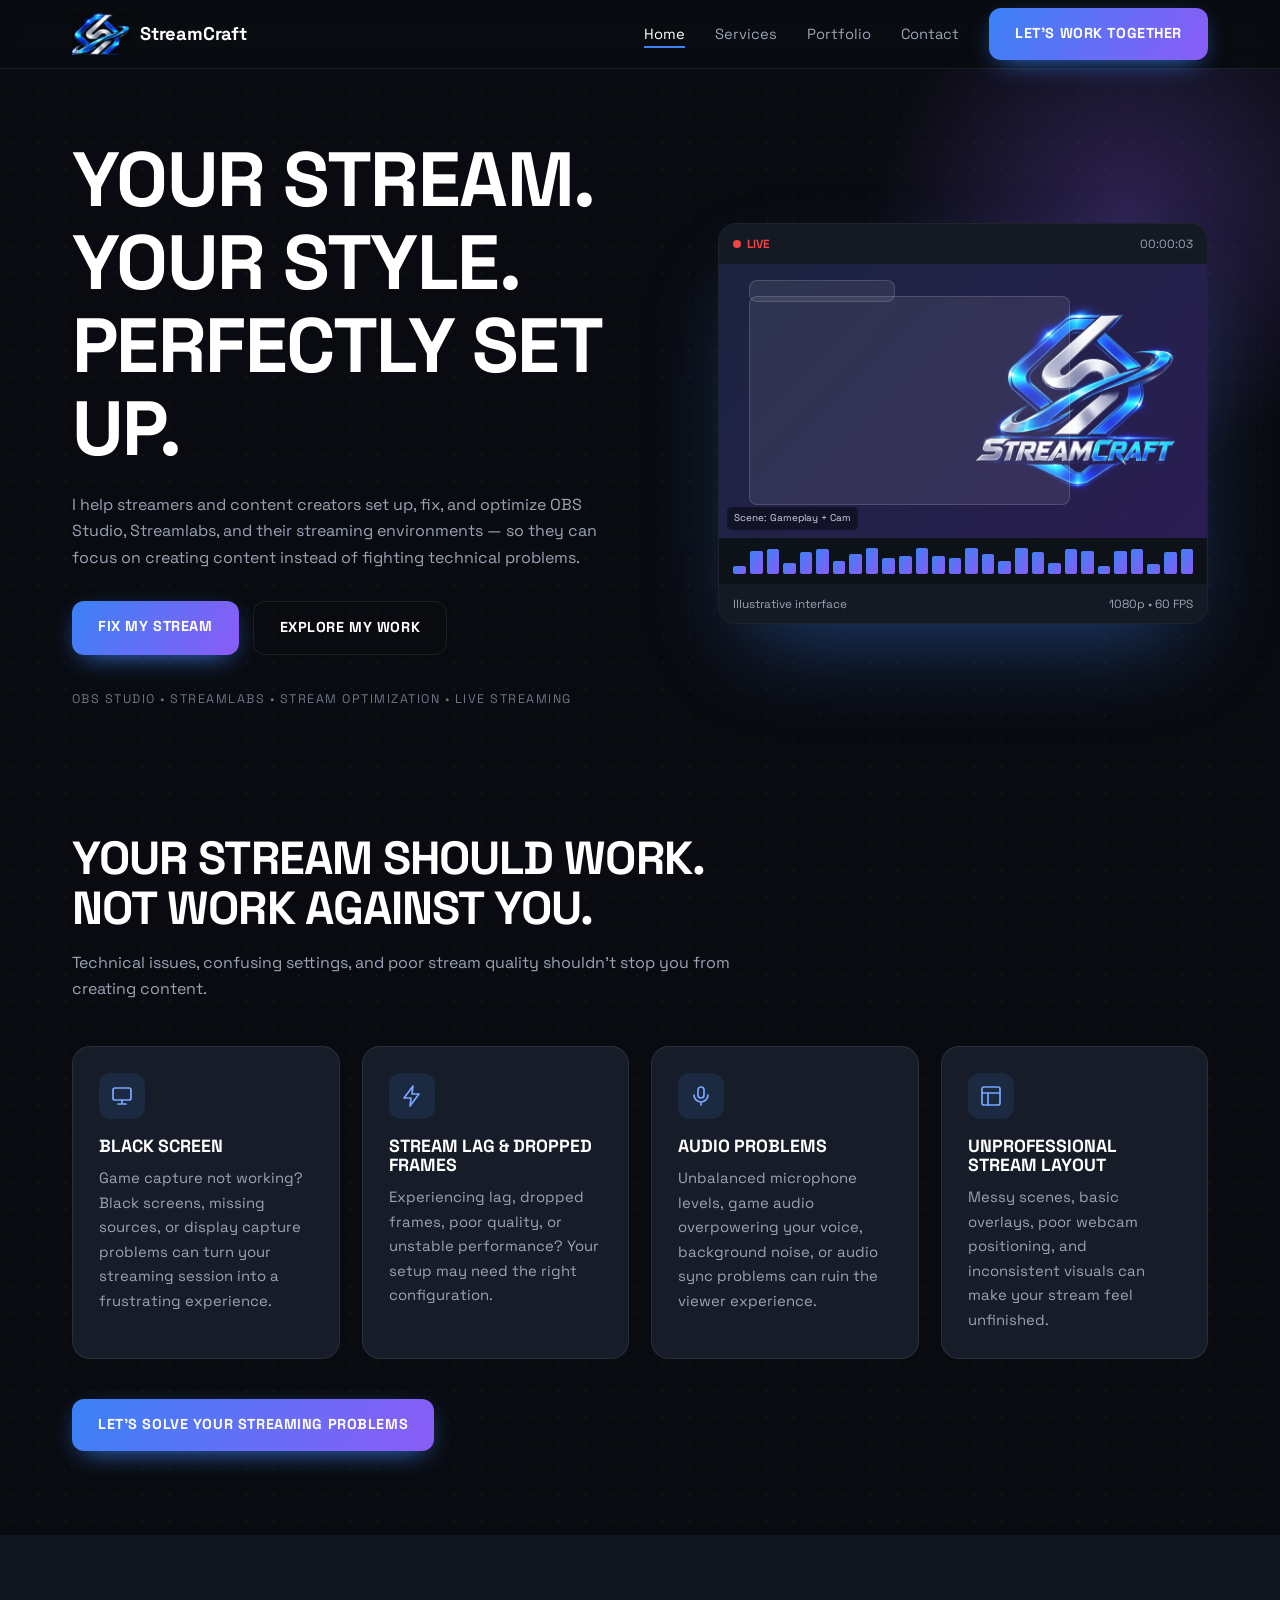
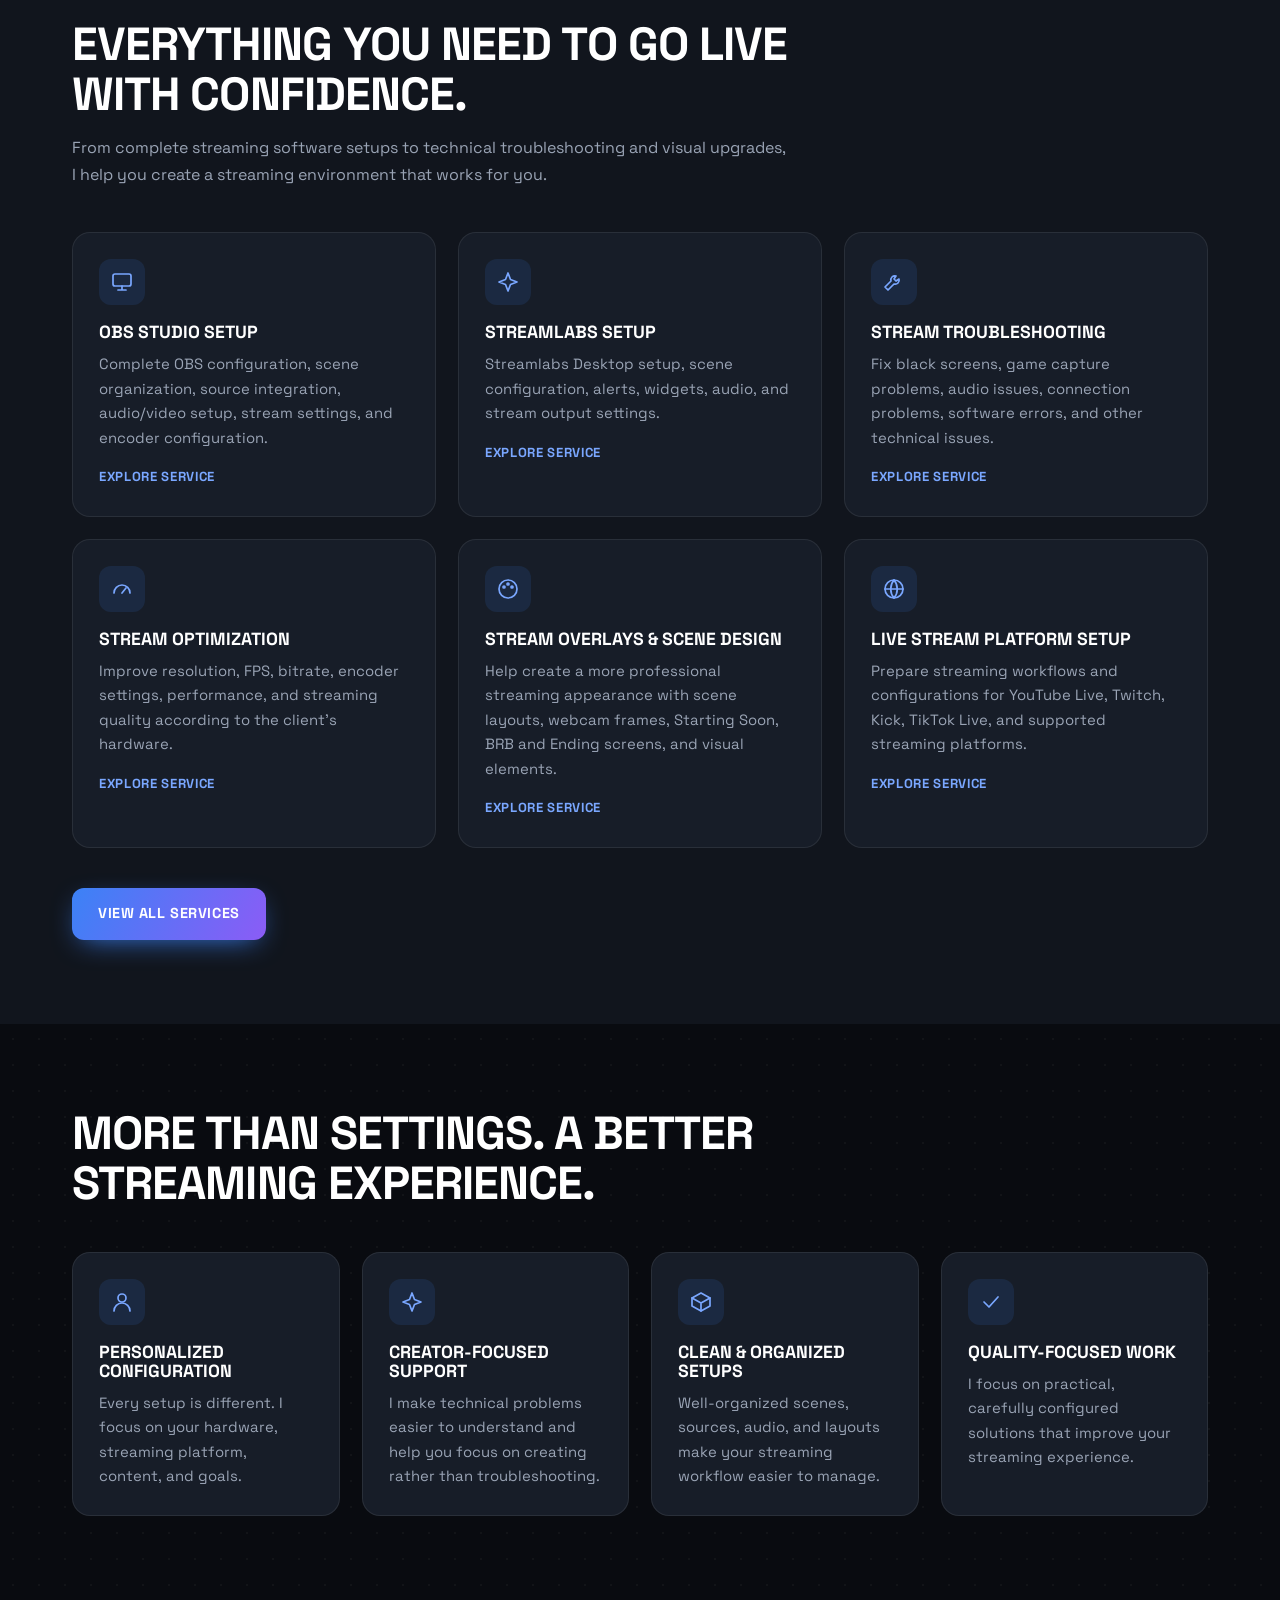
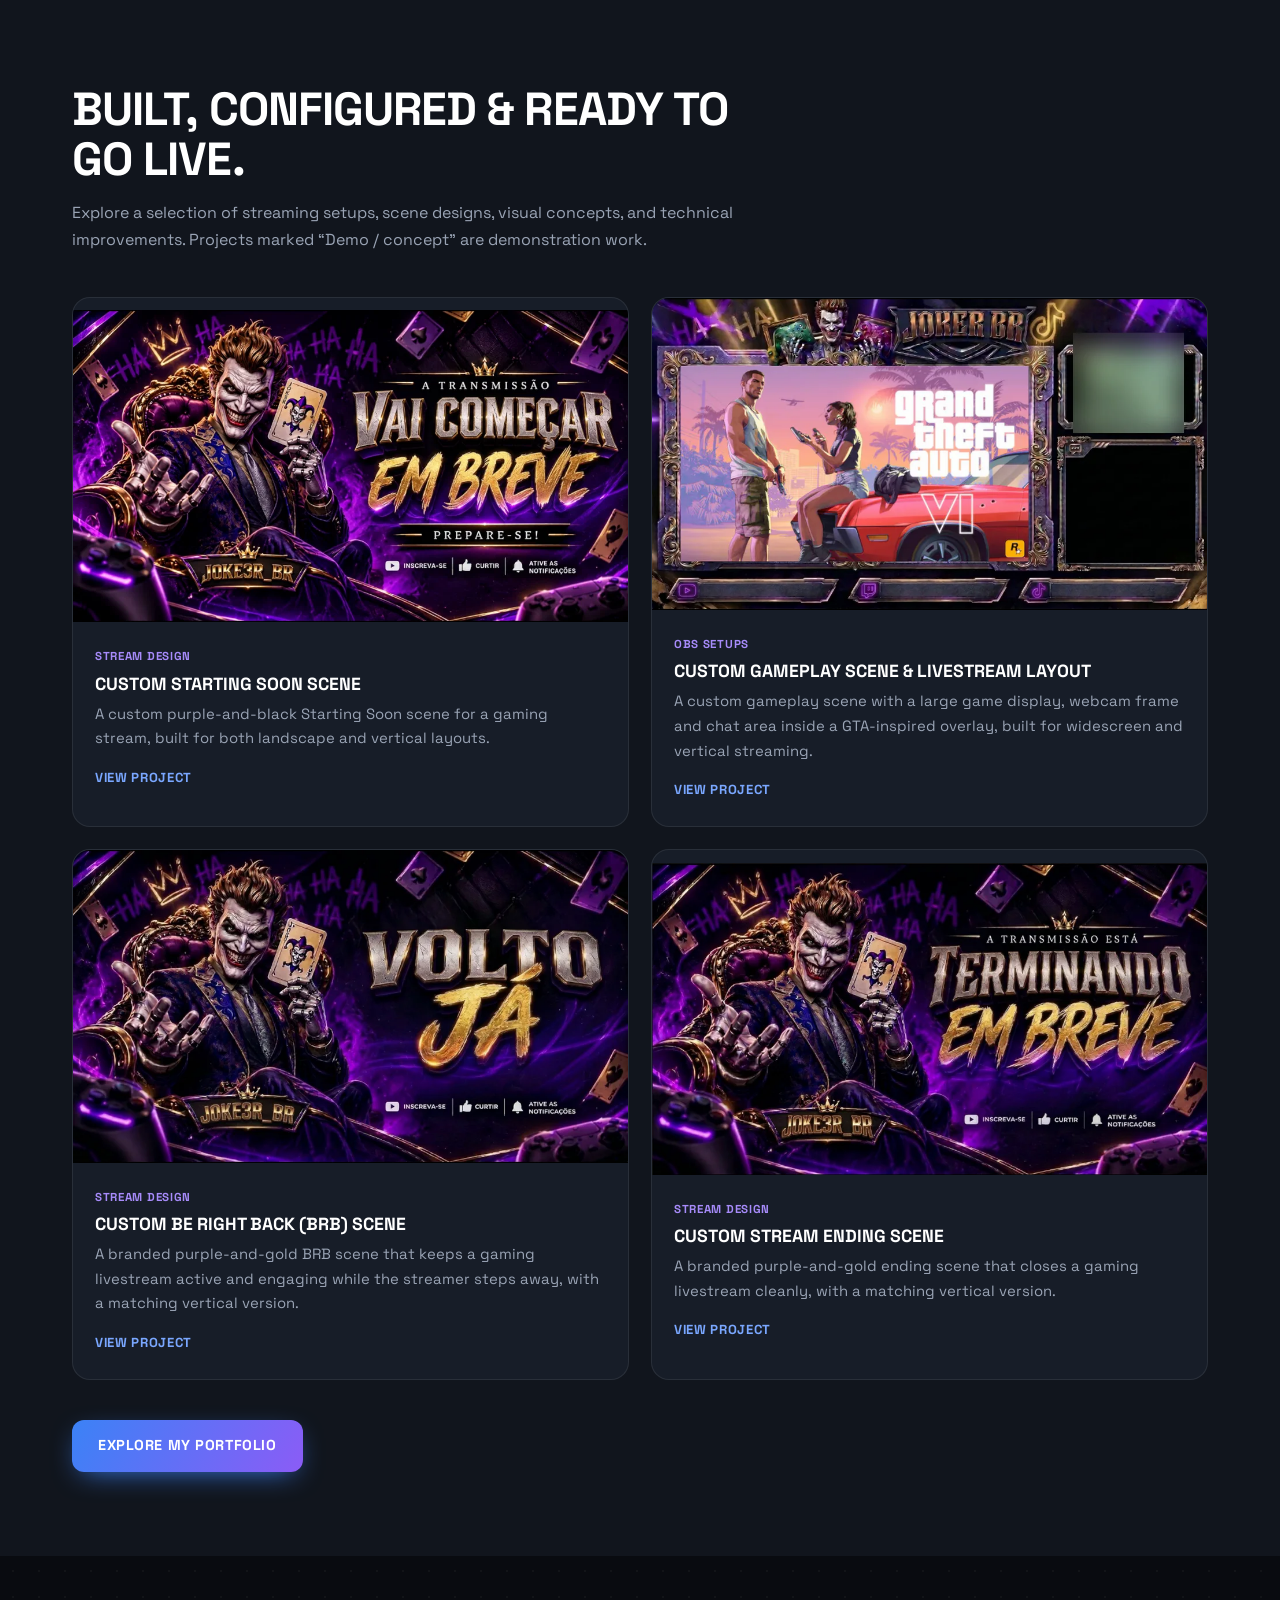
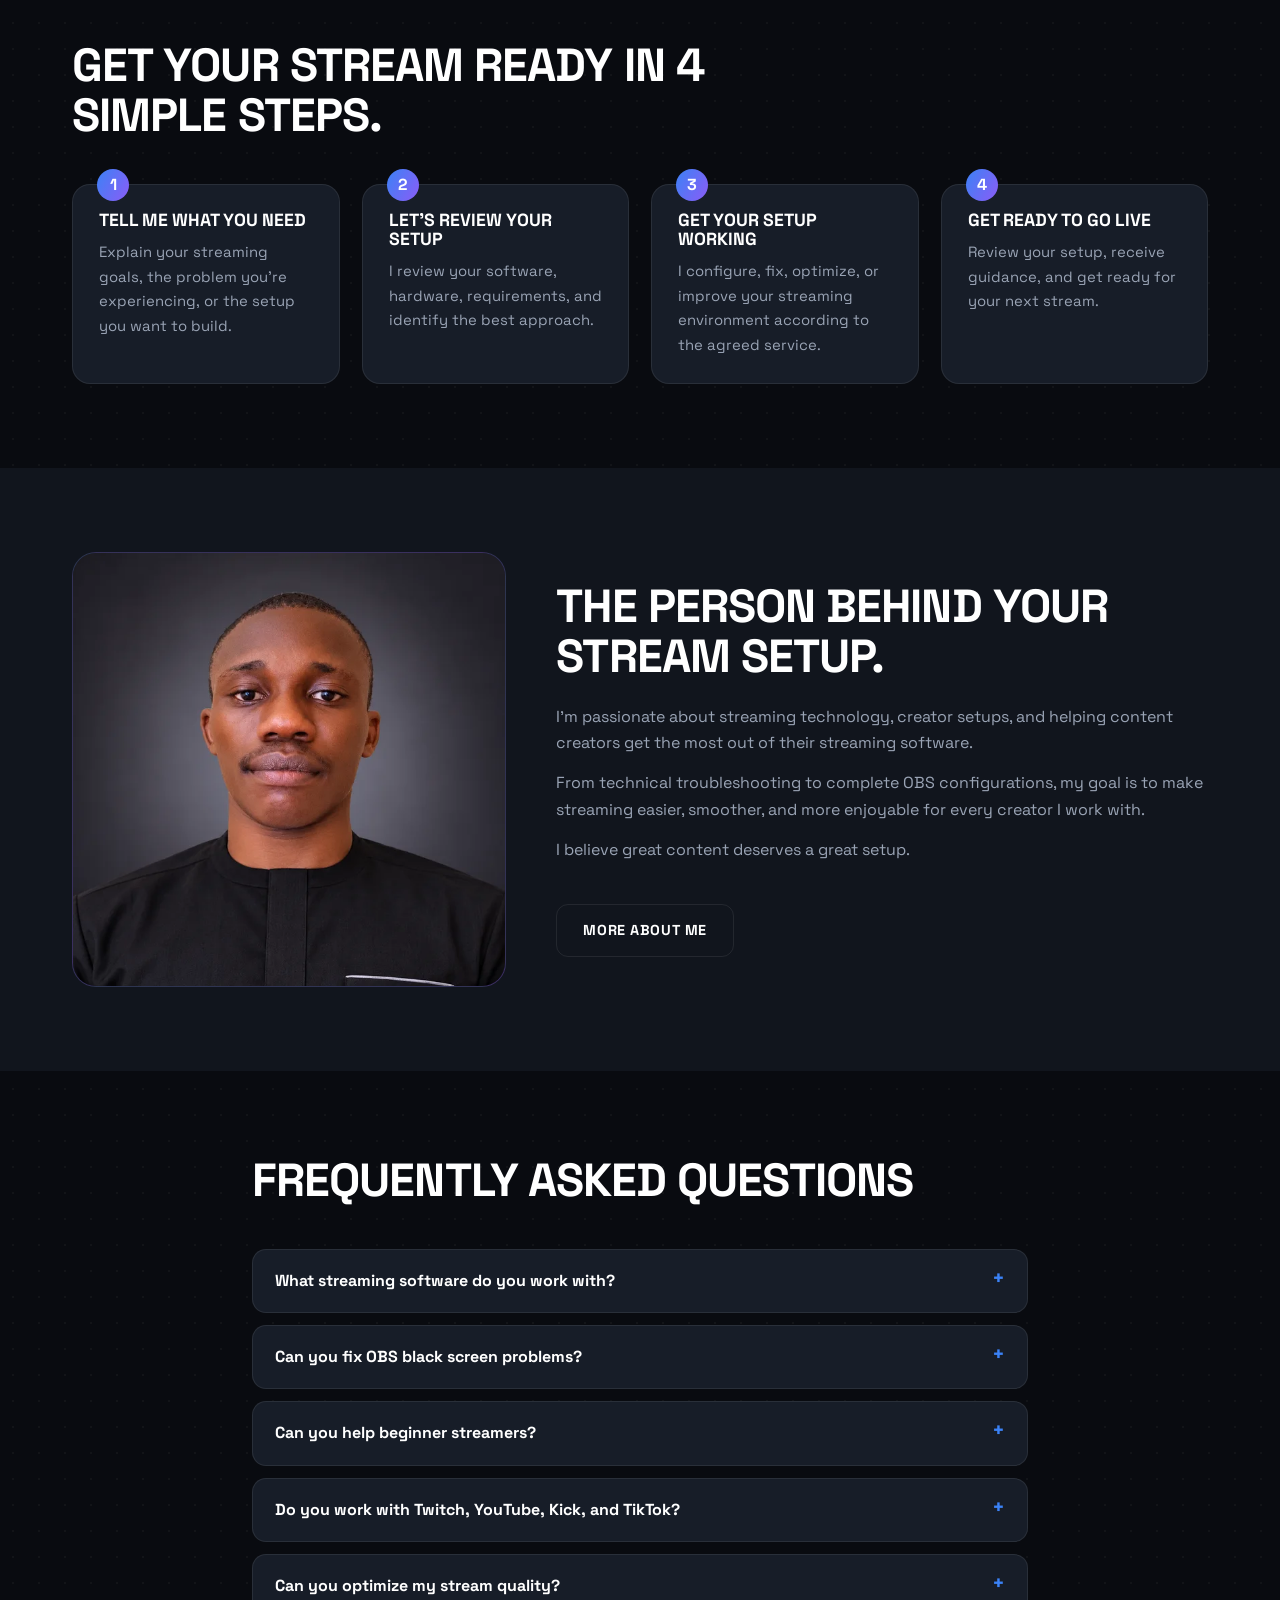
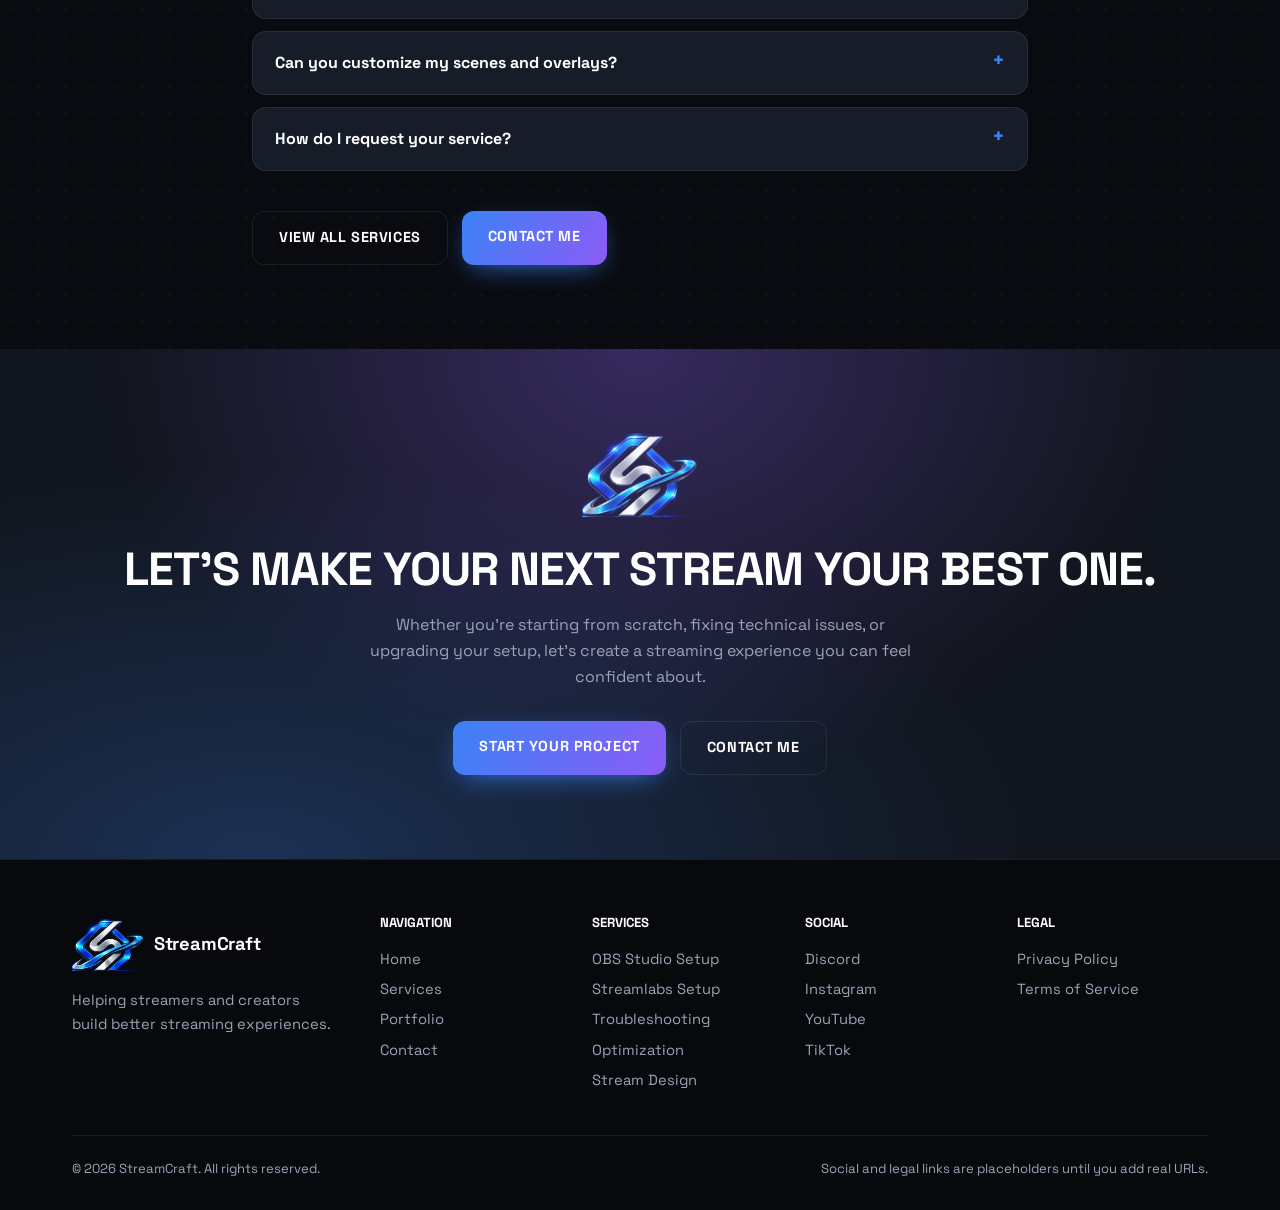
<file: index.html>
<!DOCTYPE html>
<html lang="en"><head><meta charset="utf-8">
<meta name="viewport" content="width=device-width, initial-scale=1, viewport-fit=cover">
<title>StreamCraft | OBS Studio & Live Streaming Setup Specialist</title>
<meta name="description" content="OBS Studio and Streamlabs setup, troubleshooting, optimization and scene design for streamers and creators on Twitch, YouTube, Kick and TikTok Live.">
<link rel="preconnect" href="https://fonts.googleapis.com"><link rel="preconnect" href="https://fonts.gstatic.com" crossorigin>
<link href="https://fonts.googleapis.com/css2?family=Space+Grotesk:wght@400;500;700&display=swap" rel="stylesheet">
<link rel="icon" type="image/webp" href="assets/logo-mark.webp">
<link rel="stylesheet" href="style.css"></head><body>
<header><div class="wrap"><a class="logo" href="#home"><img class="lg" data-mark alt="StreamCraft emblem">StreamCraft</a>
<button class="burger" id="bg" aria-label="Open menu" aria-expanded="false">☰</button>
<nav id="nv"><a class="l" href="#home">Home</a><a class="l" href="#services">Services</a><a class="l" href="#portfolio">Portfolio</a><a class="l" href="#contact">Contact</a><a class="btn p" href="#contact">LET’S WORK TOGETHER</a></nav></div></header>
<main>
<div id="home">
<div class="hero" style="position:relative;overflow:hidden"><div class="glow"></div><div class="wrap" style="position:relative">
<div><h1>Your stream.<br>Your style.<br>Perfectly set up.</h1>
<p class="s">I help streamers and content creators set up, fix, and optimize OBS Studio, Streamlabs, and their streaming environments — so they can focus on creating content instead of fighting technical problems.</p>
<div class="row"><a class="btn p" href="#contact">FIX MY STREAM</a><a class="btn" href="#portfolio">EXPLORE MY WORK</a></div>
<p class="trust">OBS STUDIO • STREAMLABS • STREAM OPTIMIZATION • LIVE STREAMING</p></div>
<div class="mock" aria-label="Illustrative streaming interface"><div class="bar"><span class="live">LIVE</span><span id="clk">00:00:00</span></div>
<div class="scene"><b style="inset:12% 28% 12% 6%"></b><img class="badge" data-logo alt="StreamCraft logo"><b style="left:6%;top:6%;width:30%;height:8%"></b><em>Scene: Gameplay + Cam</em></div>
<div class="meters" id="mt"></div><div class="bar"><span>Illustrative interface</span><span>1080p • 60 FPS</span></div></div></div></div>

<section><div class="wrap"><div class="hd"><h2>Your stream should work. Not work against you.</h2><p>Technical issues, confusing settings, and poor stream quality shouldn’t stop you from creating content.</p></div>
<div class="grid g4" id="prob"></div><div class="cta"><a class="btn p" href="#contact">LET’S SOLVE YOUR STREAMING PROBLEMS</a></div></div></section>

<section class="alt"><div class="wrap"><div class="hd"><h2>Everything you need to go live with confidence.</h2><p>From complete streaming software setups to technical troubleshooting and visual upgrades, I help you create a streaming environment that works for you.</p></div>
<div class="grid g3" id="svp"></div><div class="cta"><a class="btn p" href="#services">VIEW ALL SERVICES</a></div></div></section>

<section><div class="wrap"><div class="hd"><h2>More than settings. A better streaming experience.</h2></div><div class="grid g4" id="why"></div></div></section>

<section class="alt"><div class="wrap"><div class="hd"><h2>Built, configured &amp; ready to go live.</h2><p>Explore a selection of streaming setups, scene designs, visual concepts, and technical improvements. Projects marked “Demo / concept” are demonstration work.</p></div>
<div class="grid g2" id="pf1"></div><div class="cta"><a class="btn p" href="#portfolio">EXPLORE MY PORTFOLIO</a></div></div></section>

<section><div class="wrap"><div class="hd"><h2>Get your stream ready in 4 simple steps.</h2></div>
<div class="steps"><div class="card"><h3>Tell me what you need</h3><p>Explain your streaming goals, the problem you’re experiencing, or the setup you want to build.</p></div><div class="card"><h3>Let’s review your setup</h3><p>I review your software, hardware, requirements, and identify the best approach.</p></div><div class="card"><h3>Get your setup working</h3><p>I configure, fix, optimize, or improve your streaming environment according to the agreed service.</p></div><div class="card"><h3>Get ready to go live</h3><p>Review your setup, receive guidance, and get ready for your next stream.</p></div></div></div></section>

<section class="alt"><div class="wrap about"><div class="avatar"><img data-me alt="Portrait of the person behind StreamCraft" width="640" height="640" loading="lazy"></div>
<div><h2 style="margin-bottom:22px">The person behind your stream setup.</h2><p>I’m passionate about streaming technology, creator setups, and helping content creators get the most out of their streaming software.</p><p>From technical troubleshooting to complete OBS configurations, my goal is to make streaming easier, smoother, and more enjoyable for every creator I work with.</p><p>I believe great content deserves a great setup.</p><div class="cta"><a class="btn" href="#contact">MORE ABOUT ME</a></div></div></div></section>

<section><div class="wrap" style="max-width:820px"><div class="hd"><h2>Frequently asked questions</h2></div><div id="faq"></div><div class="cta row"><a class="btn" href="#services">VIEW ALL SERVICES</a><a class="btn p" href="#contact">CONTACT ME</a></div></div></section>

<section class="final"><div class="wrap"><img class="lg fl" data-mark alt="StreamCraft emblem"><h2>Let’s make your next stream your best one.</h2><p>Whether you’re starting from scratch, fixing technical issues, or upgrading your setup, let’s create a streaming experience you can feel confident about.</p><div class="row"><a class="btn p" href="#contact">START YOUR PROJECT</a><a class="btn" href="#contact">CONTACT ME</a></div></div></section>
</div>

<div id="services"><div class="wrap"><div class="ph"><h1>The right setup. The right solution. Your best stream.</h1><p>Whether you need a complete streaming setup, technical troubleshooting, or a visual upgrade, find the service that matches your needs.</p></div><div id="sv"></div>
<div class="card" style="text-align:center;padding:50px 24px;margin:30px 0 80px"><h2>Not sure which service you need?</h2><p style="max-width:560px;margin:16px auto 26px">Tell me what you’re trying to achieve or what’s currently going wrong. I’ll help you identify the right service for your streaming setup.</p><a class="btn p" href="#contact">GET PERSONALIZED HELP</a></div></div></div>

<div id="portfolio"><div class="wrap"><div class="ph"><h1>My work. Your next inspiration.</h1><p>Explore streaming setups, scene collections, visual designs, and technical configurations built to create a better streaming experience.</p></div>
<div class="filters" id="fl"></div><div class="grid g3" id="pf" style="margin-bottom:80px"></div></div>
<section class="final"><div class="wrap"><h2>Your setup could be next.</h2><p>Ready to build, improve, or fix your streaming setup?</p><div class="row"><a class="btn p" href="#contact">LET’S WORK TOGETHER</a></div></div></section></div>

<div id="contact"><div class="wrap"><div class="ph"><h1>Let’s get your stream ready.</h1><p>Tell me what you’re planning, what needs fixing, or what you want to improve. Let’s find the right solution for your setup.</p></div>
<div class="contact" style="padding:30px 0 90px"><div class="card"><form id="cf" name="project-request" method="post" enctype="multipart/form-data" novalidate>
<div><label for="n">Full name</label><input id="n" name="name" required autocomplete="name"></div>
<div><label for="e">Email address</label><input id="e" name="email" type="email" required autocomplete="email"></div>
<div><label for="d">Discord username (optional)</label><input id="d" name="discord"></div>
<div><label for="p">Streaming platform</label><select id="p" name="platform" required><option value="">Select…</option><option>YouTube</option><option>Twitch</option><option>Kick</option><option>TikTok Live</option><option>Facebook Live</option><option>Multiple Platforms</option><option>Other</option></select></div>
<div><label for="sw">Software currently using</label><select id="sw" name="software"><option>OBS Studio</option><option>Streamlabs</option><option>Other</option></select></div>
<div><label for="sv2">Service needed</label><select id="sv2" name="service" required><option value="">Select…</option><option>OBS Studio Setup</option><option>Streamlabs Setup</option><option>Stream Troubleshooting</option><option>Stream Optimization</option><option>Overlay &amp; Scene Design</option><option>Live Stream Platform Setup</option><option>Other</option></select></div>
<div class="f"><label for="pc">PC specifications</label><input id="pc" name="pc_specs" placeholder="CPU, GPU, RAM, internet upload speed"></div>
<div class="f"><label for="ds">Describe your issue or project</label><textarea id="ds" name="message" rows="5" required></textarea></div>
<div><label for="bu">Budget range (optional)</label><input id="bu" name="budget"></div>
<div><label for="dl">Deadline (optional)</label><input id="dl" name="deadline" type="date"></div>
<div class="f"><label for="fi">Screenshot (optional)</label><input id="fi" name="screenshot" type="file" accept="image/*"></div>
<div class="f"><button class="btn p" type="submit">SUBMIT PROJECT REQUEST</button></div><div class="note" id="nt" hidden></div></form>
<div class="ok" id="ok" role="status"><h2>Your request has been received.</h2><p>Thanks for reaching out. I’ll review your project details and get back to you as soon as possible to discuss the next steps.</p></div></div>
<div class="grid"><div class="card"><h3>Email</h3><p>[Email placeholder]</p></div><div class="card"><h3>Discord</h3><p>[Discord placeholder]</p></div><div class="card"><h3>WhatsApp</h3><p>[WhatsApp placeholder]</p></div></div></div></div></div>
</main>

<footer><div class="wrap"><div class="grid"><div><a class="logo" href="#home"><img class="lg" data-mark alt="StreamCraft emblem">StreamCraft</a><p style="margin-top:14px;max-width:260px">Helping streamers and creators build better streaming experiences.</p></div>
<div><h3>Navigation</h3><a href="#home">Home</a><a href="#services">Services</a><a href="#portfolio">Portfolio</a><a href="#contact">Contact</a></div>
<div><h3>Services</h3><a href="#services">OBS Studio Setup</a><a href="#services">Streamlabs Setup</a><a href="#services">Troubleshooting</a><a href="#services">Optimization</a><a href="#services">Stream Design</a></div>
<div><h3>Social</h3><a href="#contact">Discord</a><a href="#contact">Instagram</a><a href="#contact">YouTube</a><a href="#contact">TikTok</a></div>
<div><h3>Legal</h3><a href="#contact">Privacy Policy</a><a href="#contact">Terms of Service</a></div></div>
<div class="copy"><span>© 2026 StreamCraft. All rights reserved.</span><span>Social and legal links are placeholders until you add real URLs.</span></div></div></footer>

<div class="modal" id="md" role="dialog" aria-modal="true" aria-label="Project details"><div class="mbox" id="mb"></div></div>

<script src="app.js"></script></body></html>
</file>
<file: style.css>
:root{--bg:#090B10;--bg2:#11151D;--card:#171D28;--blue:#3B82F6;--vio:#8B5CF6;--tx:#fff;--mut:#9AA4B5;--bd:rgba(255,255,255,.08);--g:linear-gradient(120deg,#3B82F6,#8B5CF6);color-scheme:dark;box-sizing:border-box;padding-top:env(safe-area-inset-top,0px);padding-bottom:env(safe-area-inset-bottom,0px)}
html{scroll-behavior:smooth;scroll-padding-top:env(safe-area-inset-top,0px)}
*,*:before,*:after{box-sizing:inherit}
body{margin:0;background:var(--bg);color:var(--mut);font:16px/1.65 "Space Grotesk",system-ui,sans-serif;background-image:radial-gradient(rgba(255,255,255,.035) 1px,transparent 1px);background-size:26px 26px}
a{color:inherit;text-decoration:none}
h1,h2,h3{color:var(--tx);line-height:1.08;margin:0;letter-spacing:-.02em;text-transform:uppercase}
h1{font-size:clamp(2.4rem,6.5vw,4.8rem)}h2{font-size:clamp(1.7rem,4vw,2.9rem)}h3{font-size:1.1rem;letter-spacing:0}
p{margin:0}
.wrap{max-width:1180px;margin:0 auto;padding:0 22px}
section{padding:84px 0}
.alt{background:var(--bg2)}
.hd{max-width:720px;margin-bottom:44px}.hd p{margin-top:16px}
.btn{display:inline-block;padding:14px 26px;border-radius:12px;font-weight:700;font-size:.9rem;letter-spacing:.04em;border:1px solid var(--bd);color:#fff;cursor:pointer;font-family:inherit;background:transparent;transition:transform .2s,box-shadow .2s,border-color .2s}
.btn:hover{transform:translateY(-2px);border-color:var(--blue)}
.btn.p{background:var(--g);border:0;box-shadow:0 8px 28px -10px var(--blue)}.btn.p:hover{box-shadow:0 12px 34px -8px var(--vio)}
:focus-visible{outline:2px solid var(--blue);outline-offset:3px}
header{position:fixed;top:0;left:0;right:0;z-index:50;padding-top:env(safe-area-inset-top,0px);background:rgba(9,11,16,.82);backdrop-filter:blur(14px);border-bottom:1px solid var(--bd)}
header .wrap{display:flex;align-items:center;justify-content:space-between;height:68px}
.logo{color:#fff;font-weight:700;font-size:1.15rem;letter-spacing:-.01em;display:flex;align-items:center;gap:10px}
.lg{height:42px;width:auto;mix-blend-mode:screen}footer .lg{height:52px}.badge{position:absolute;right:6%;top:50%;transform:translateY(-50%);width:42%;height:auto;mix-blend-mode:screen}.fl{height:84px;margin-bottom:18px}
nav{display:flex;align-items:center;gap:30px}nav a.l{font-size:.92rem;transition:color .2s}nav a.l:hover,nav a.on{color:#fff}
nav a.on{box-shadow:0 2px 0 var(--blue)}
.burger{display:none;background:none;border:1px solid var(--bd);color:#fff;border-radius:10px;width:44px;height:44px;font-size:1.3rem}
main>div{display:none;padding-top:68px}main>div.show{display:block}
.hero{padding:70px 0 40px}.hero .wrap{display:grid;grid-template-columns:1.1fr .9fr;gap:48px;align-items:center}
.hero p.s{margin:22px 0 30px;max-width:540px}.row{display:flex;gap:14px;flex-wrap:wrap}
.trust{margin-top:34px;font-size:.78rem;letter-spacing:.12em;color:#6b7588}
.glow{position:absolute;inset:-20% -10% auto auto;width:560px;height:560px;background:radial-gradient(circle,rgba(139,92,246,.28),transparent 65%);pointer-events:none}
.mock{background:#0d1118;border:1px solid var(--bd);border-radius:18px;overflow:hidden;box-shadow:0 40px 90px -30px rgba(59,130,246,.45)}
.bar{display:flex;justify-content:space-between;padding:10px 14px;background:#141a24;font-size:.74rem;color:var(--mut)}
.live{color:#ef4444;font-weight:700}.live:before{content:"";display:inline-block;width:8px;height:8px;border-radius:50%;background:#ef4444;margin-right:6px;animation:pulse 1.6s infinite}
.scene{position:relative;aspect-ratio:16/9;background:linear-gradient(135deg,#1b2440,#2a1d52);overflow:hidden}
.scene b{position:absolute;border-radius:8px;background:rgba(255,255,255,.08);border:1px solid rgba(255,255,255,.14)}
.scene em{position:absolute;font-style:normal;font-size:.62rem;color:#cfd8ea;padding:3px 7px;background:rgba(0,0,0,.45);border-radius:5px;left:8px;bottom:8px}
.meters{display:flex;gap:4px;align-items:flex-end;height:46px;padding:10px 14px}
.meters span{flex:1;background:var(--g);border-radius:2px;animation:m 1.1s ease-in-out infinite alternate;transform-origin:bottom}
.grid{display:grid;gap:22px}.g4{grid-template-columns:repeat(4,1fr)}.g3{grid-template-columns:repeat(3,1fr)}.g2{grid-template-columns:repeat(2,1fr)}
.card{background:var(--card);border:1px solid var(--bd);border-radius:18px;padding:26px;transition:transform .25s,border-color .25s}
.card:hover{transform:translateY(-4px);border-color:rgba(99,130,246,.5)}
.card p{margin-top:10px;font-size:.93rem}
.ic{width:46px;height:46px;border-radius:12px;display:grid;place-items:center;background:rgba(59,130,246,.12);color:#7aa7ff;margin-bottom:18px}
.ic svg{width:24px;height:24px;stroke:currentColor;fill:none;stroke-width:1.7;stroke-linecap:round;stroke-linejoin:round}
.more{display:inline-block;margin-top:16px;color:#7aa7ff;font-weight:700;font-size:.82rem;letter-spacing:.05em}
.cta{margin-top:40px}
.steps{display:grid;grid-template-columns:repeat(4,1fr);gap:22px;position:relative;counter-reset:s}
.steps .card{counter-increment:s;position:relative}
.steps .card:before{content:counter(s);position:absolute;top:-16px;left:24px;width:32px;height:32px;border-radius:50%;background:var(--g);color:#fff;display:grid;place-items:center;font-weight:700}
.proj{padding:0;overflow:hidden;cursor:pointer;text-align:left;font:inherit;color:inherit;display:block;width:100%}
.proj .scene{border-radius:0}.proj div.t{padding:20px 22px 24px}
.tag{font-size:.72rem;color:#a78bfa;font-weight:700;letter-spacing:.06em}
.demo{position:absolute;top:8px;right:8px;font-size:.62rem;background:rgba(0,0,0,.55);padding:3px 8px;border-radius:20px;color:#fff;z-index:2}
.filters{display:flex;gap:10px;flex-wrap:wrap;margin-bottom:30px}
.filters button{background:var(--card);border:1px solid var(--bd);color:var(--mut);padding:10px 18px;border-radius:30px;font:inherit;font-size:.82rem;font-weight:700;cursor:pointer}
.filters button.on{background:var(--g);color:#fff;border:0}
.about{display:grid;grid-template-columns:.8fr 1.2fr;gap:50px;align-items:center}
.avatar{aspect-ratio:1;border-radius:24px;background:linear-gradient(145deg,#1b2440,#2a1d52);border:1px solid var(--bd);display:grid;place-items:center;color:#6b7588;font-size:.85rem;text-align:center;padding:20px}
.avatar{padding:0;overflow:hidden}.avatar img{width:100%;height:100%;object-fit:cover;display:block}.about p+p{margin-top:14px}
details{background:var(--card);border:1px solid var(--bd);border-radius:14px;margin-bottom:12px;padding:18px 22px}
summary{cursor:pointer;color:#fff;font-weight:700;list-style:none;display:flex;justify-content:space-between;gap:16px}
summary:after{content:"+";color:var(--blue);font-size:1.3rem;line-height:1}details[open] summary:after{content:"–"}
details p{margin-top:12px}
.final{text-align:center;background:radial-gradient(ellipse at 50% 0,rgba(139,92,246,.3),transparent 60%),radial-gradient(ellipse at 20% 100%,rgba(59,130,246,.25),transparent 55%),var(--bg2)}
.final p{max-width:560px;margin:18px auto 30px}.final .row{justify-content:center}
.ph{padding:70px 0 20px}.ph p{margin-top:18px;max-width:620px}
.svc{display:grid;grid-template-columns:.9fr 1.1fr;gap:40px;padding:44px 0;border-top:1px solid var(--bd)}
.svc ul{margin:0 0 22px;padding:0;list-style:none;display:grid;grid-template-columns:1fr 1fr;gap:8px 20px}
.svc li:before{content:"";display:inline-block;width:6px;height:6px;border-radius:50%;background:var(--blue);margin-right:10px}
form{display:grid;grid-template-columns:1fr 1fr;gap:18px}
form .f{grid-column:1/-1}label{display:block;font-size:.82rem;color:#c3cad8;margin-bottom:6px}
input,select,textarea{width:100%;background:#0d1118;border:1px solid var(--bd);border-radius:10px;padding:13px 14px;color:#fff;font:inherit;font-size:.95rem}
input:focus,select:focus,textarea:focus{outline:none;border-color:var(--blue);box-shadow:0 0 0 3px rgba(59,130,246,.2)}
.contact{display:grid;grid-template-columns:1.4fr .6fr;gap:30px;align-items:start}
.note{font-size:.85rem;padding:14px 16px;border-radius:10px;margin-top:14px;grid-column:1/-1;background:rgba(245,158,11,.1);border:1px solid rgba(245,158,11,.35);color:#f5c26b}
.ok{display:none;text-align:center;padding:50px 20px}.ok h2{margin-bottom:14px}
footer{border-top:1px solid var(--bd);padding:56px 0 30px;background:#07090d;font-size:.92rem}
footer .grid{grid-template-columns:1.5fr 1fr 1fr 1fr 1fr}footer h3{font-size:.82rem;margin-bottom:14px}footer a{display:block;padding:3px 0}footer a:hover{color:#fff}
.copy{margin-top:40px;padding-top:22px;border-top:1px solid var(--bd);display:flex;justify-content:space-between;flex-wrap:wrap;gap:10px;font-size:.82rem}
.modal{position:fixed;inset:0;z-index:80;background:rgba(5,7,10,.8);backdrop-filter:blur(8px);display:none;overflow:auto;padding:30px 16px}
.modal.open{display:block}.mbox{max-width:860px;margin:0 auto;background:var(--card);border:1px solid var(--bd);border-radius:22px;overflow:hidden;animation:pop .25s}
.mbox .b{padding:30px}.mbox h4{color:#fff;margin:22px 0 6px;font-size:.9rem;letter-spacing:.06em;text-transform:uppercase}
.mx{float:right;background:rgba(0,0,0,.5);color:#fff;border:1px solid var(--bd);border-radius:50%;width:42px;height:42px;font-size:1.1rem;cursor:pointer;margin:14px;position:relative;z-index:3}
.chips span{display:inline-block;background:rgba(139,92,246,.15);color:#c4b5fd;border-radius:20px;padding:4px 12px;font-size:.8rem;margin:0 6px 6px 0}
.gal{display:grid;grid-template-columns:repeat(3,1fr);gap:10px;margin-top:8px}
@keyframes pulse{50%{opacity:.35}}@keyframes m{to{transform:scaleY(.25)}}@keyframes pop{from{opacity:0;transform:translateY(14px)}}
@keyframes rise{from{opacity:0;transform:translateY(18px)}}
.hero h1,.hero .s,.hero .row,.hero .mock{animation:rise .8s both}.hero .s{animation-delay:.1s}.hero .row{animation-delay:.2s}.hero .mock{animation-delay:.25s}
@media(prefers-reduced-motion:reduce){*{animation:none!important;transition:none!important;scroll-behavior:auto!important}}
@media(max-width:960px){.g4,.steps{grid-template-columns:1fr 1fr}.g3{grid-template-columns:1fr 1fr}.hero .wrap,.about,.svc,.contact{grid-template-columns:1fr}footer .grid{grid-template-columns:1fr 1fr}}
@media(max-width:820px){.burger{display:block}nav{position:fixed;top:calc(68px + env(safe-area-inset-top,0px));left:0;right:0;flex-direction:column;align-items:stretch;gap:0;background:#0b0e14;padding:12px 22px 22px;border-bottom:1px solid var(--bd);display:none}nav.open{display:flex}nav a.l{padding:14px 0;border-bottom:1px solid var(--bd)}nav .btn{margin-top:16px;text-align:center}}
@media(max-width:600px){section{padding:60px 0}.g4,.g3,.g2,.steps,form,.svc ul{grid-template-columns:1fr}.steps{gap:34px}.steps .card{border-left:2px solid var(--blue);border-radius:4px 18px 18px 4px}.gal{grid-template-columns:1fr 1fr}footer .grid{grid-template-columns:1fr}.btn{width:100%;text-align:center}}
</file>
